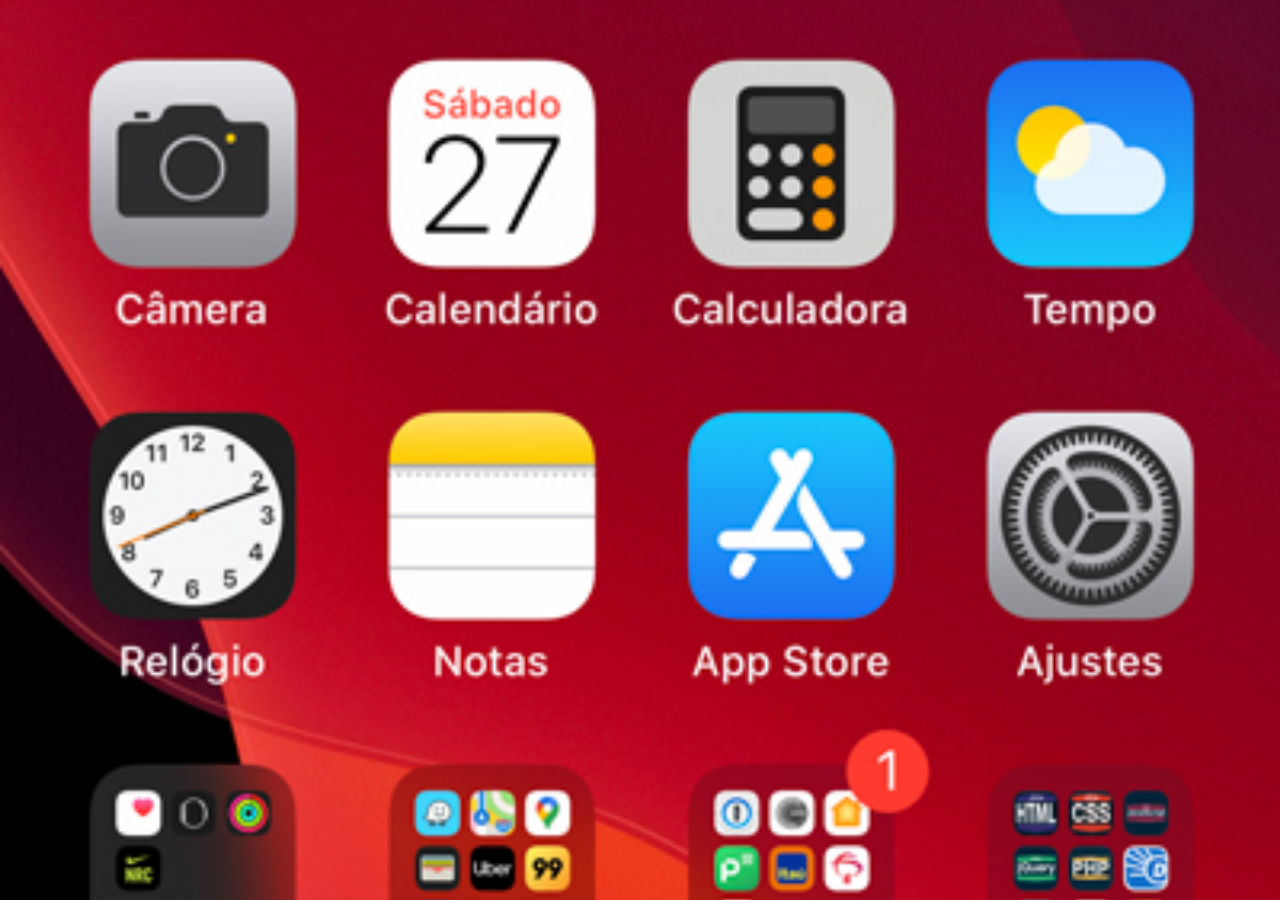
<file: home.html>
<!DOCTYPE html>
<html lang="pt-br">
<head>
    <meta charset="UTF-8">
    <meta http-equiv="X-UA-Compatible" content="IE=edge">
    <meta name="viewport" content="width=device-width, initial-scale=1.0">
    <title>Home</title>
    <style>
        * {
            margin: 0;
            padding: 0;
        }

        body {
            width: 100vw;
            height: 100vh;
            background: black url('imagens/tela-home.jpg') no-repeat top center;
            background-size: cover;
        }
    </style>
</head>
<body>
    
</body>
</html>
</file>
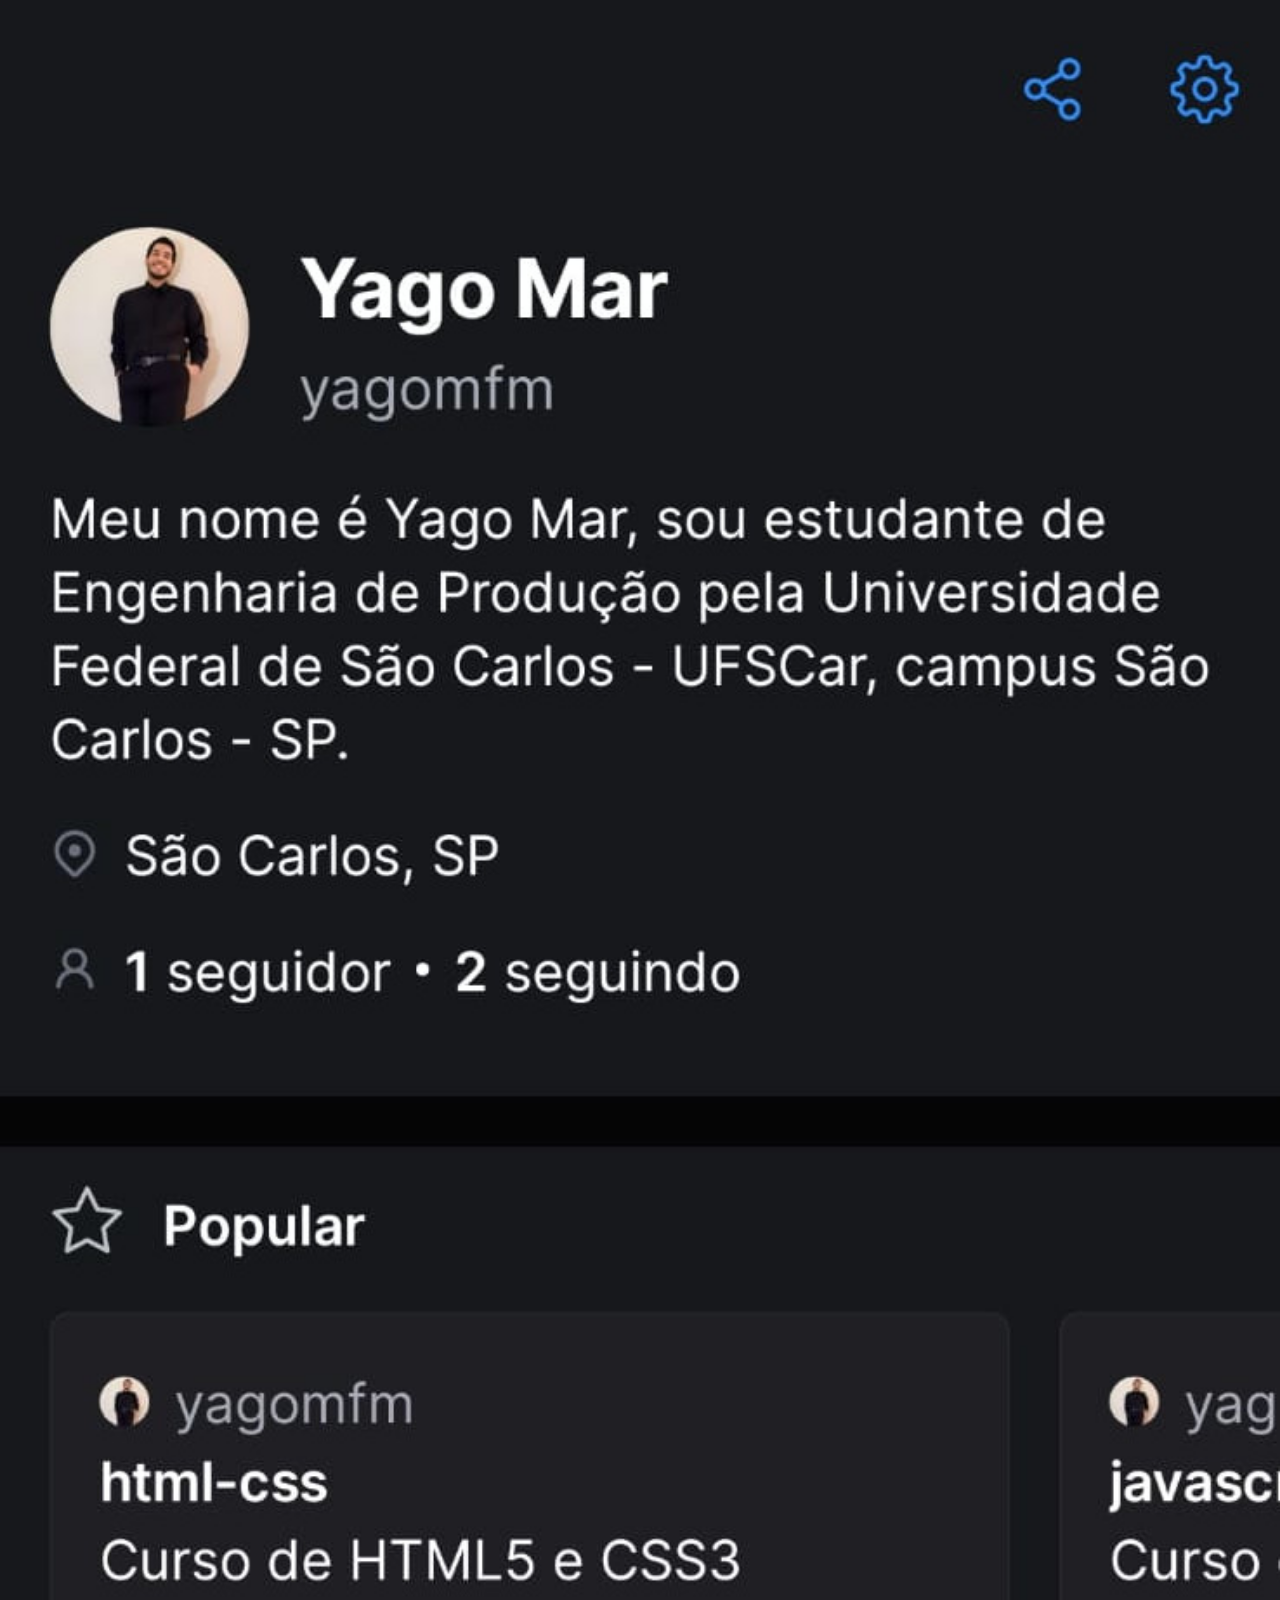
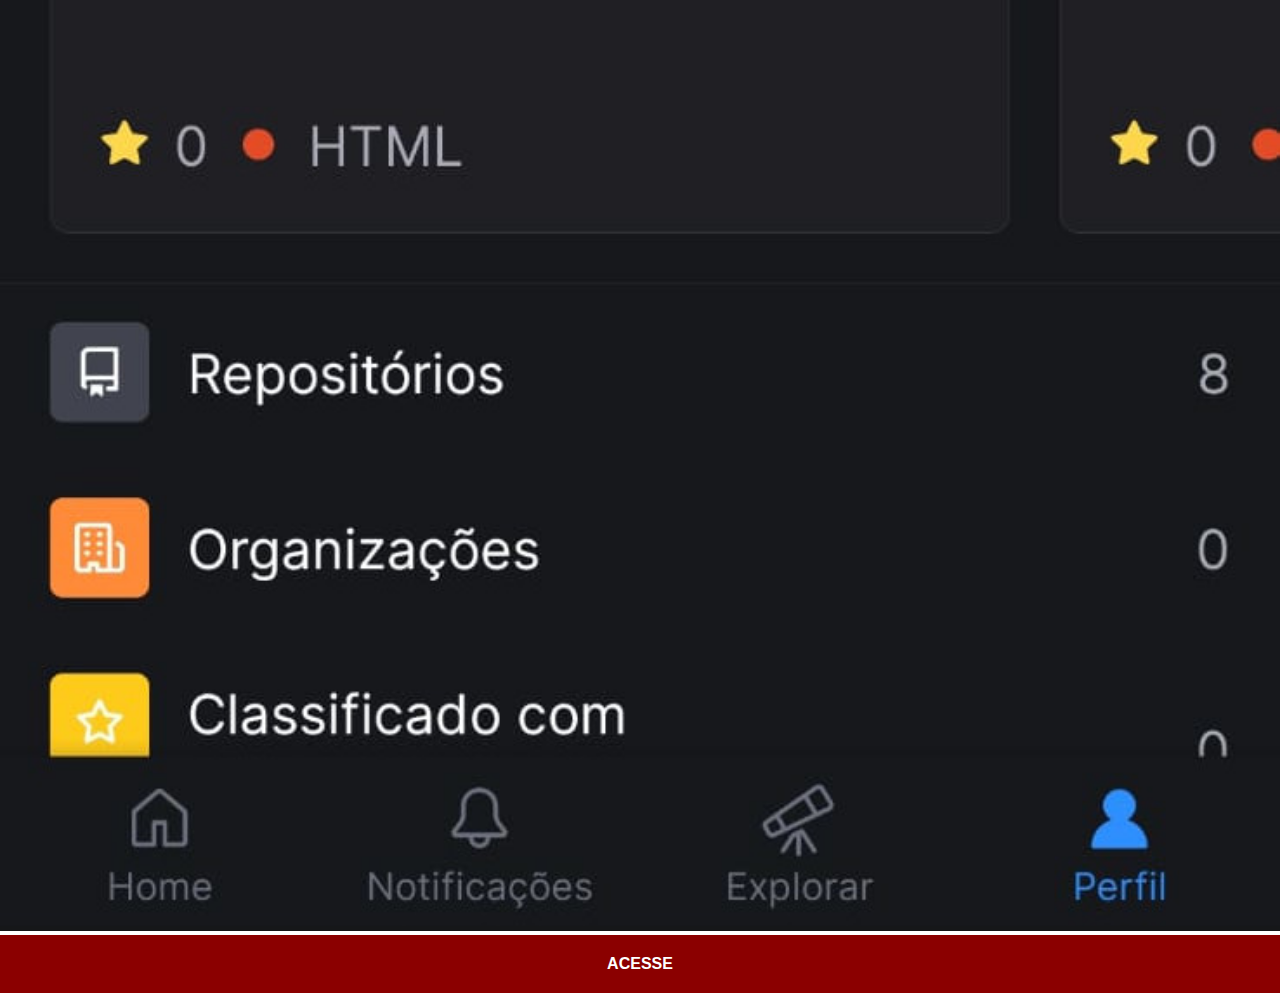
<file: paginas/github.html>
<!DOCTYPE html>
<html lang="pt-br">
<head>
    <meta charset="UTF-8">
    <meta http-equiv="X-UA-Compatible" content="IE=edge">
    <meta name="viewport" content="width=device-width, initial-scale=1.0">
    <title>GitHub</title>
    <link rel="stylesheet" href="social.css">
</head>
<body>
    <img src="../imagens/tela-github.jpg" alt="Tela GitHub">
    <a href="https://github.com/yagomfm" target="_blank" rel="external">ACESSE</a>
</body>
</html>
</file>
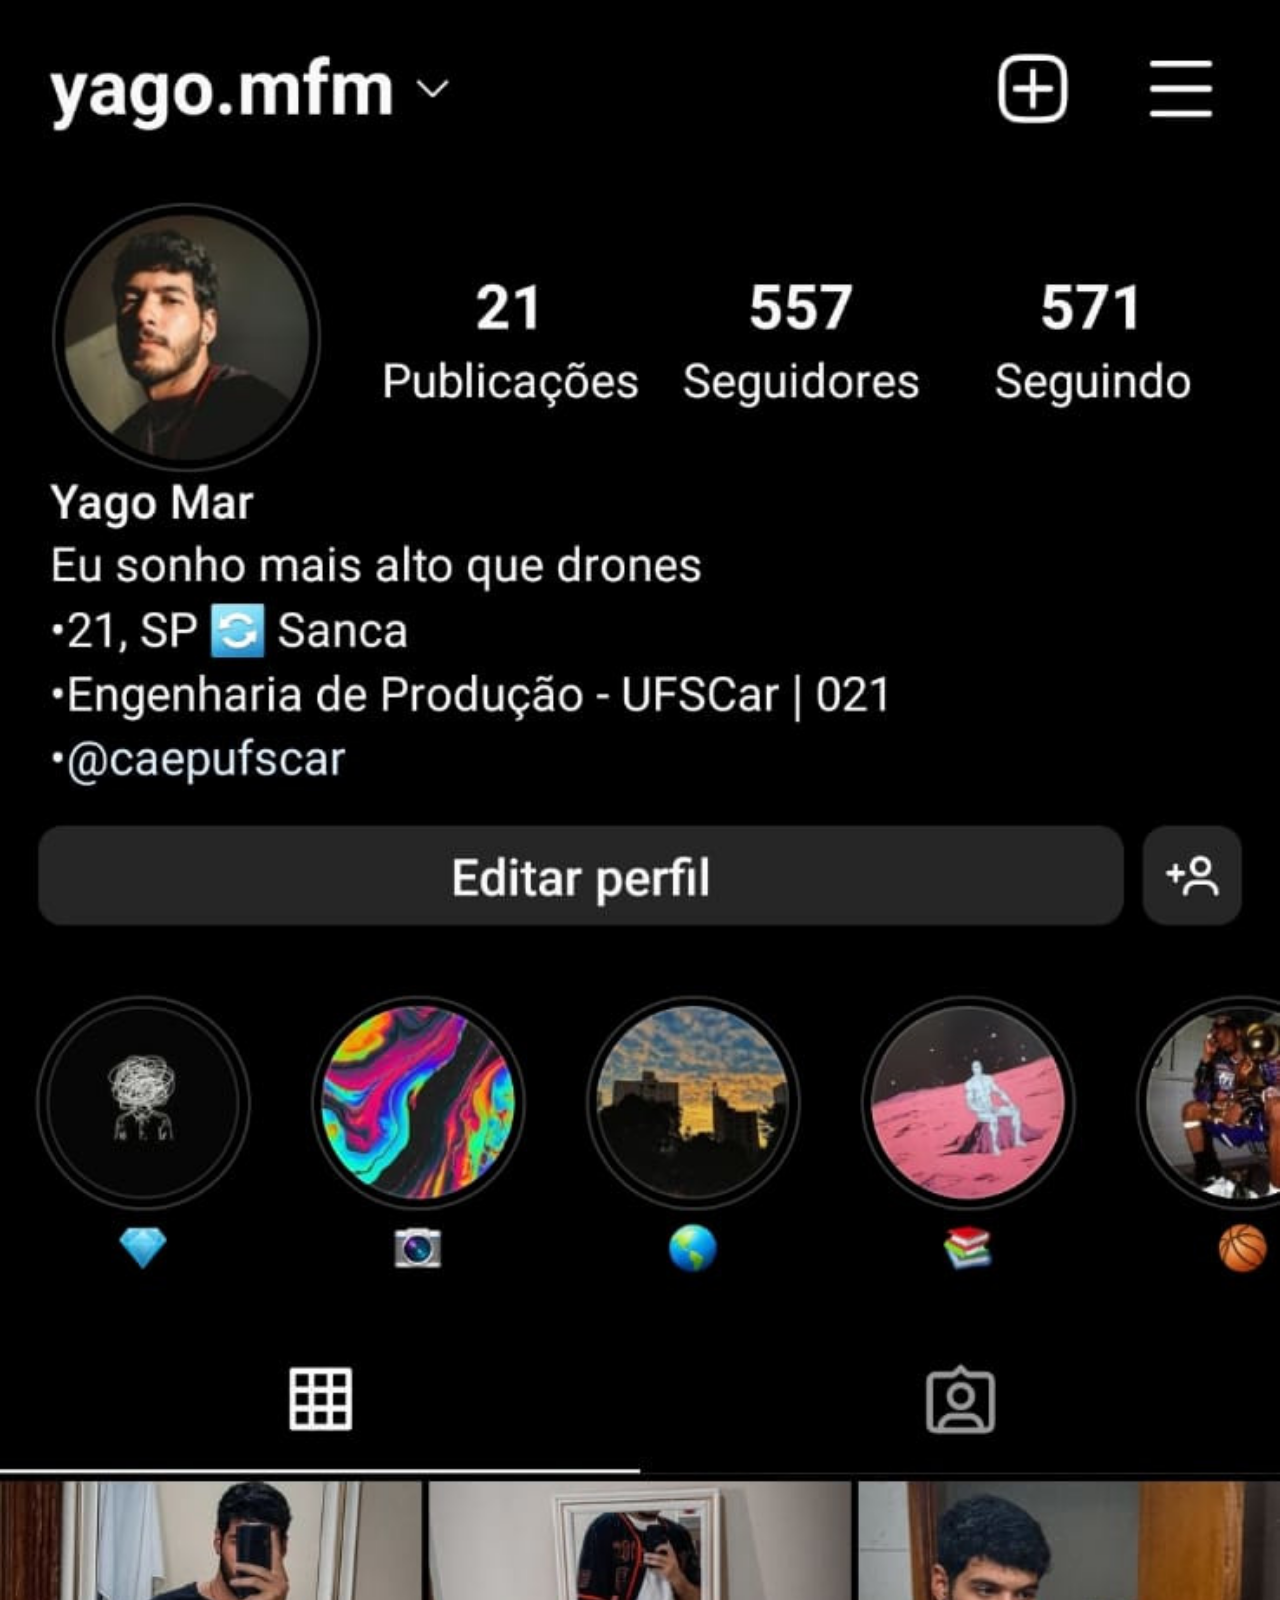
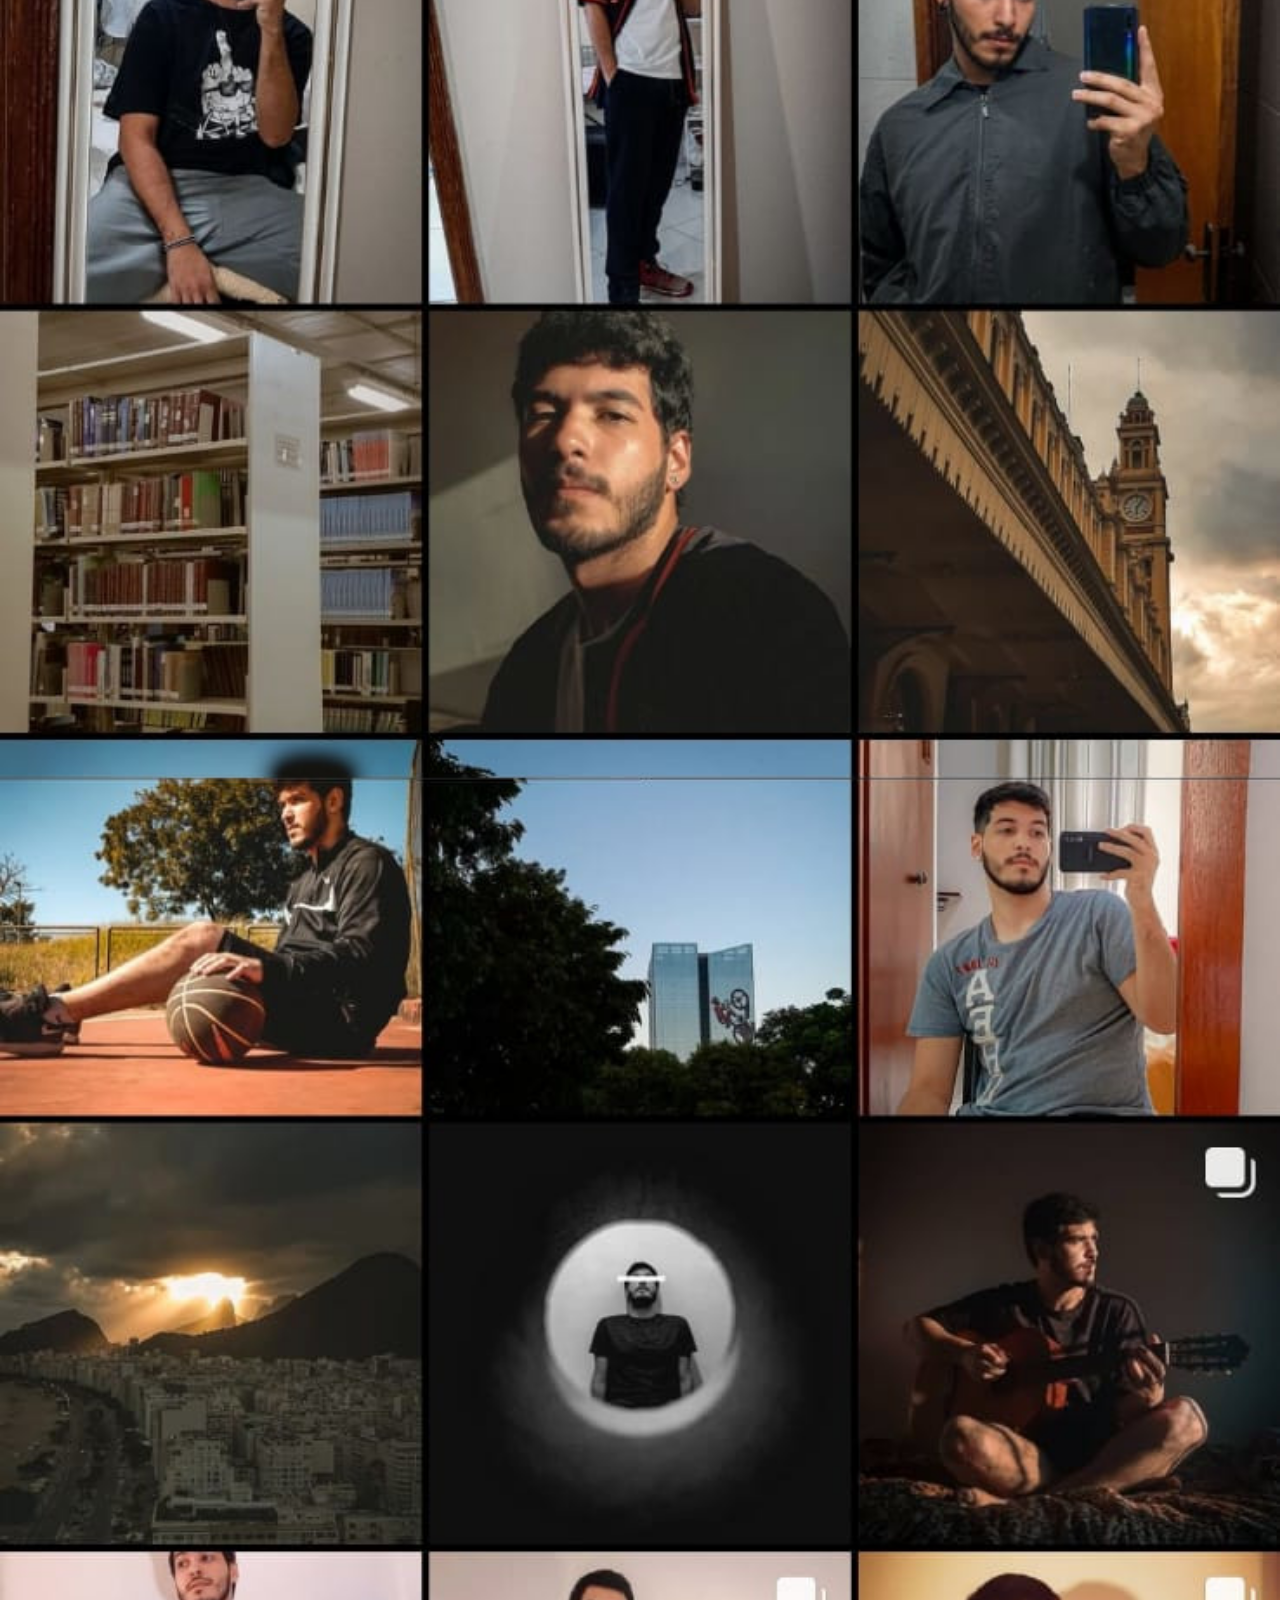
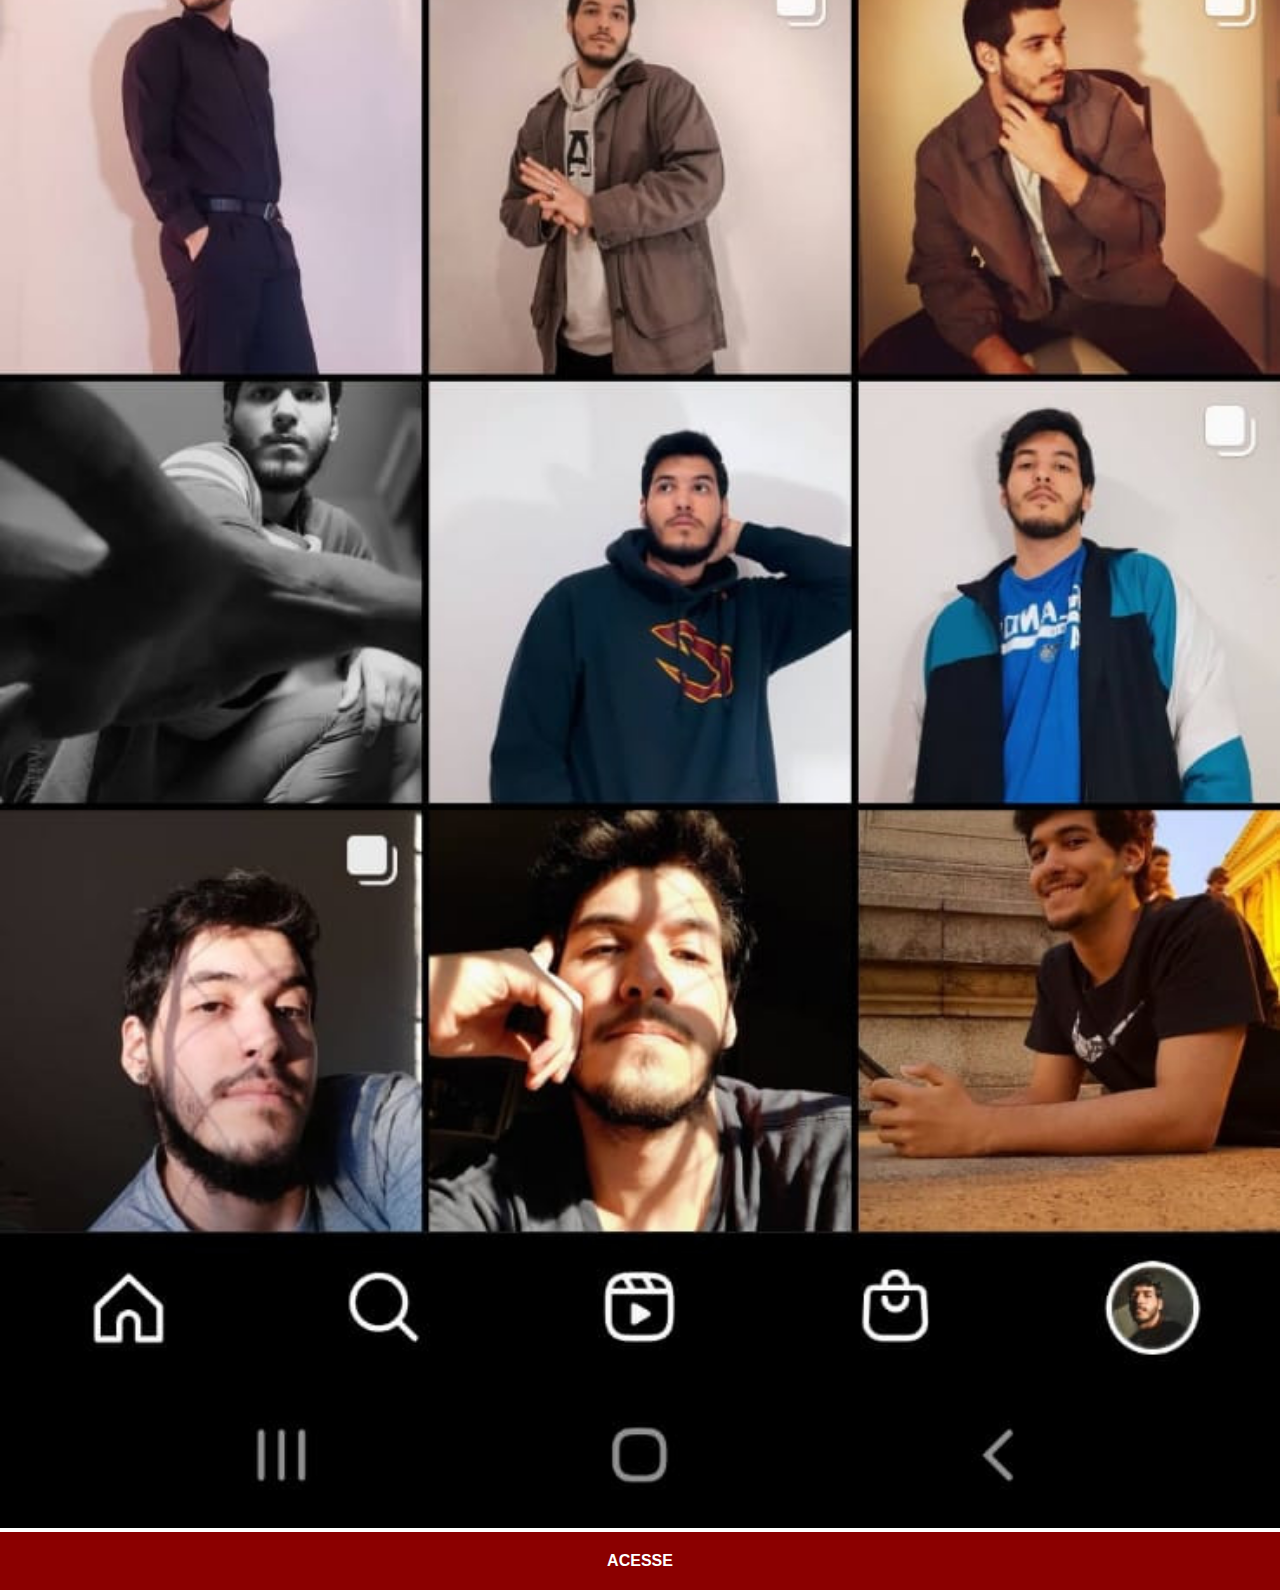
<file: paginas/instagram.html>
<!DOCTYPE html>
<html lang="pt-br">
<head>
    <meta charset="UTF-8">
    <meta http-equiv="X-UA-Compatible" content="IE=edge">
    <meta name="viewport" content="width=device-width, initial-scale=1.0">
    <title>Instagram</title>
    <link rel="stylesheet" href="social.css">
</head>
<body>
    <img src="../imagens/tela-instagram.jpg" alt="Tela Instagram">
    <a href="https://www.instagram.com/yago.mfm/" target="_blank" rel="external">ACESSE</a>
</body>
</html>
</file>
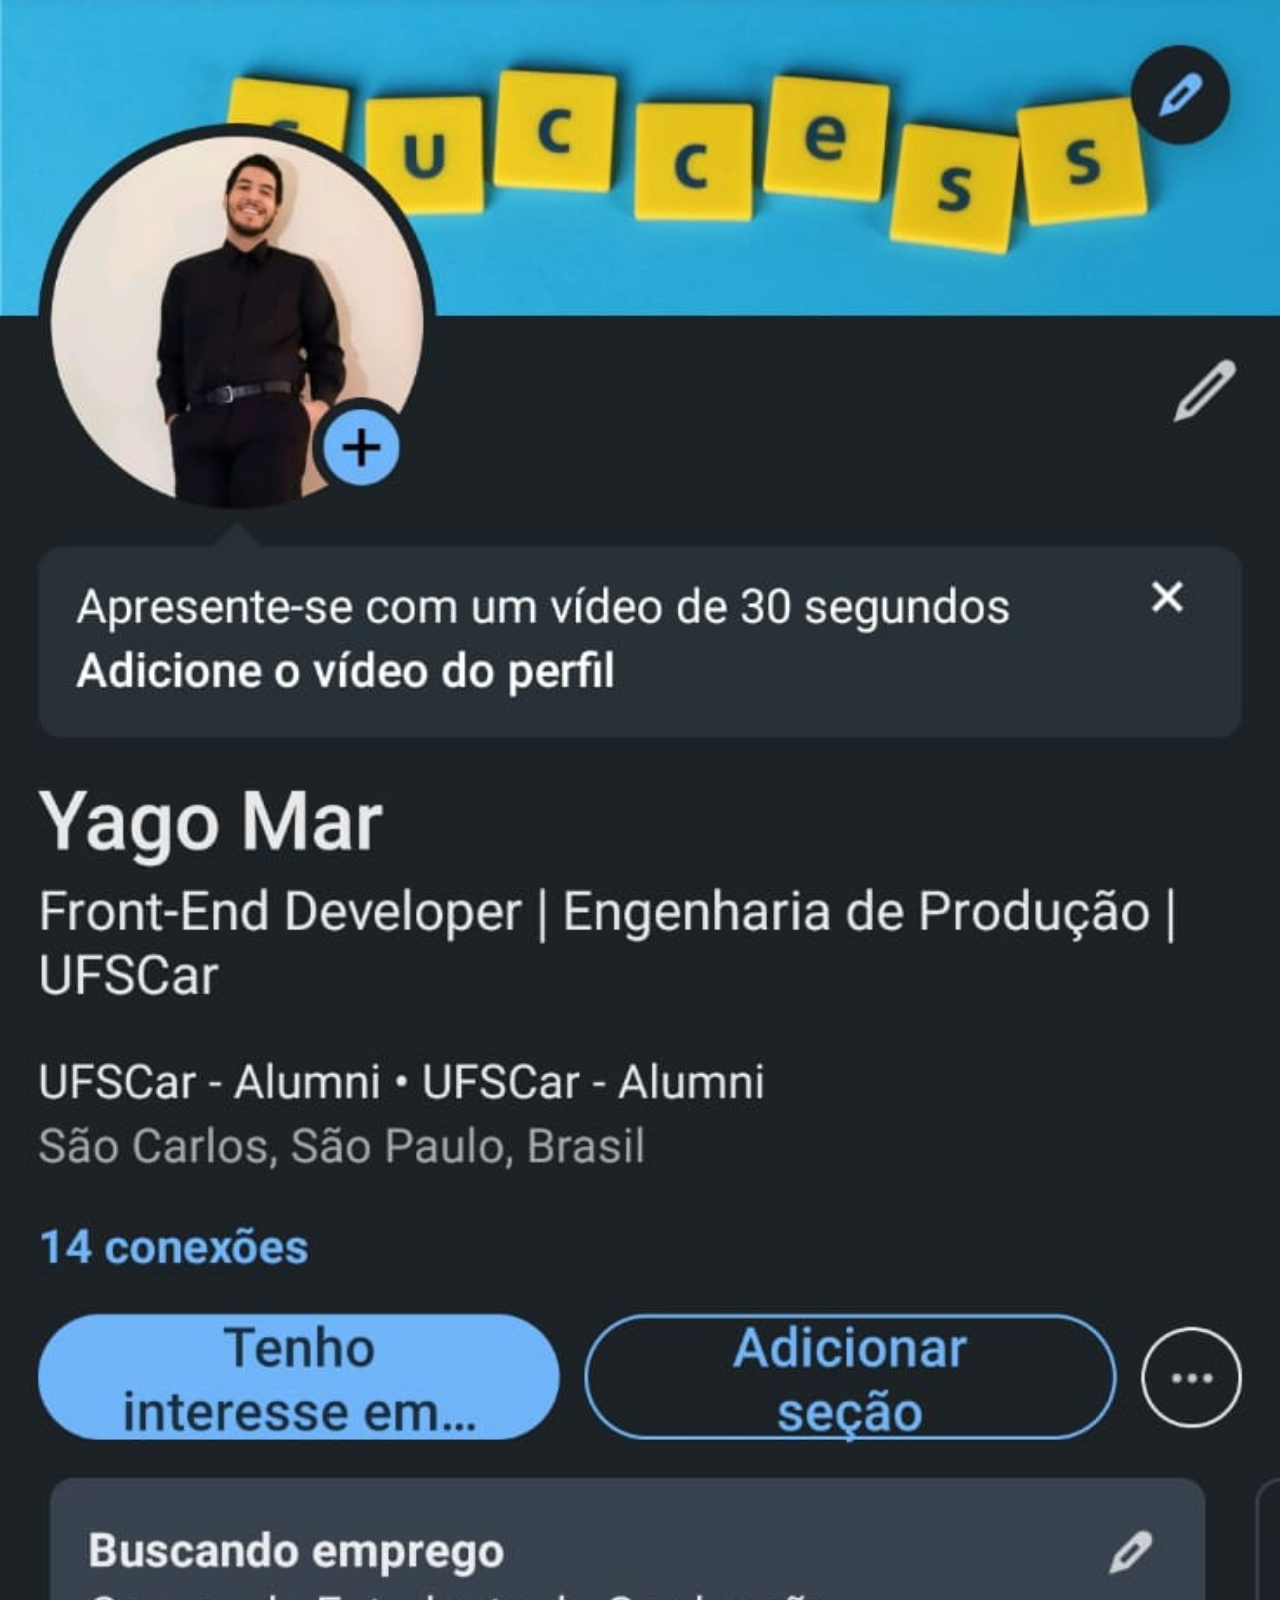
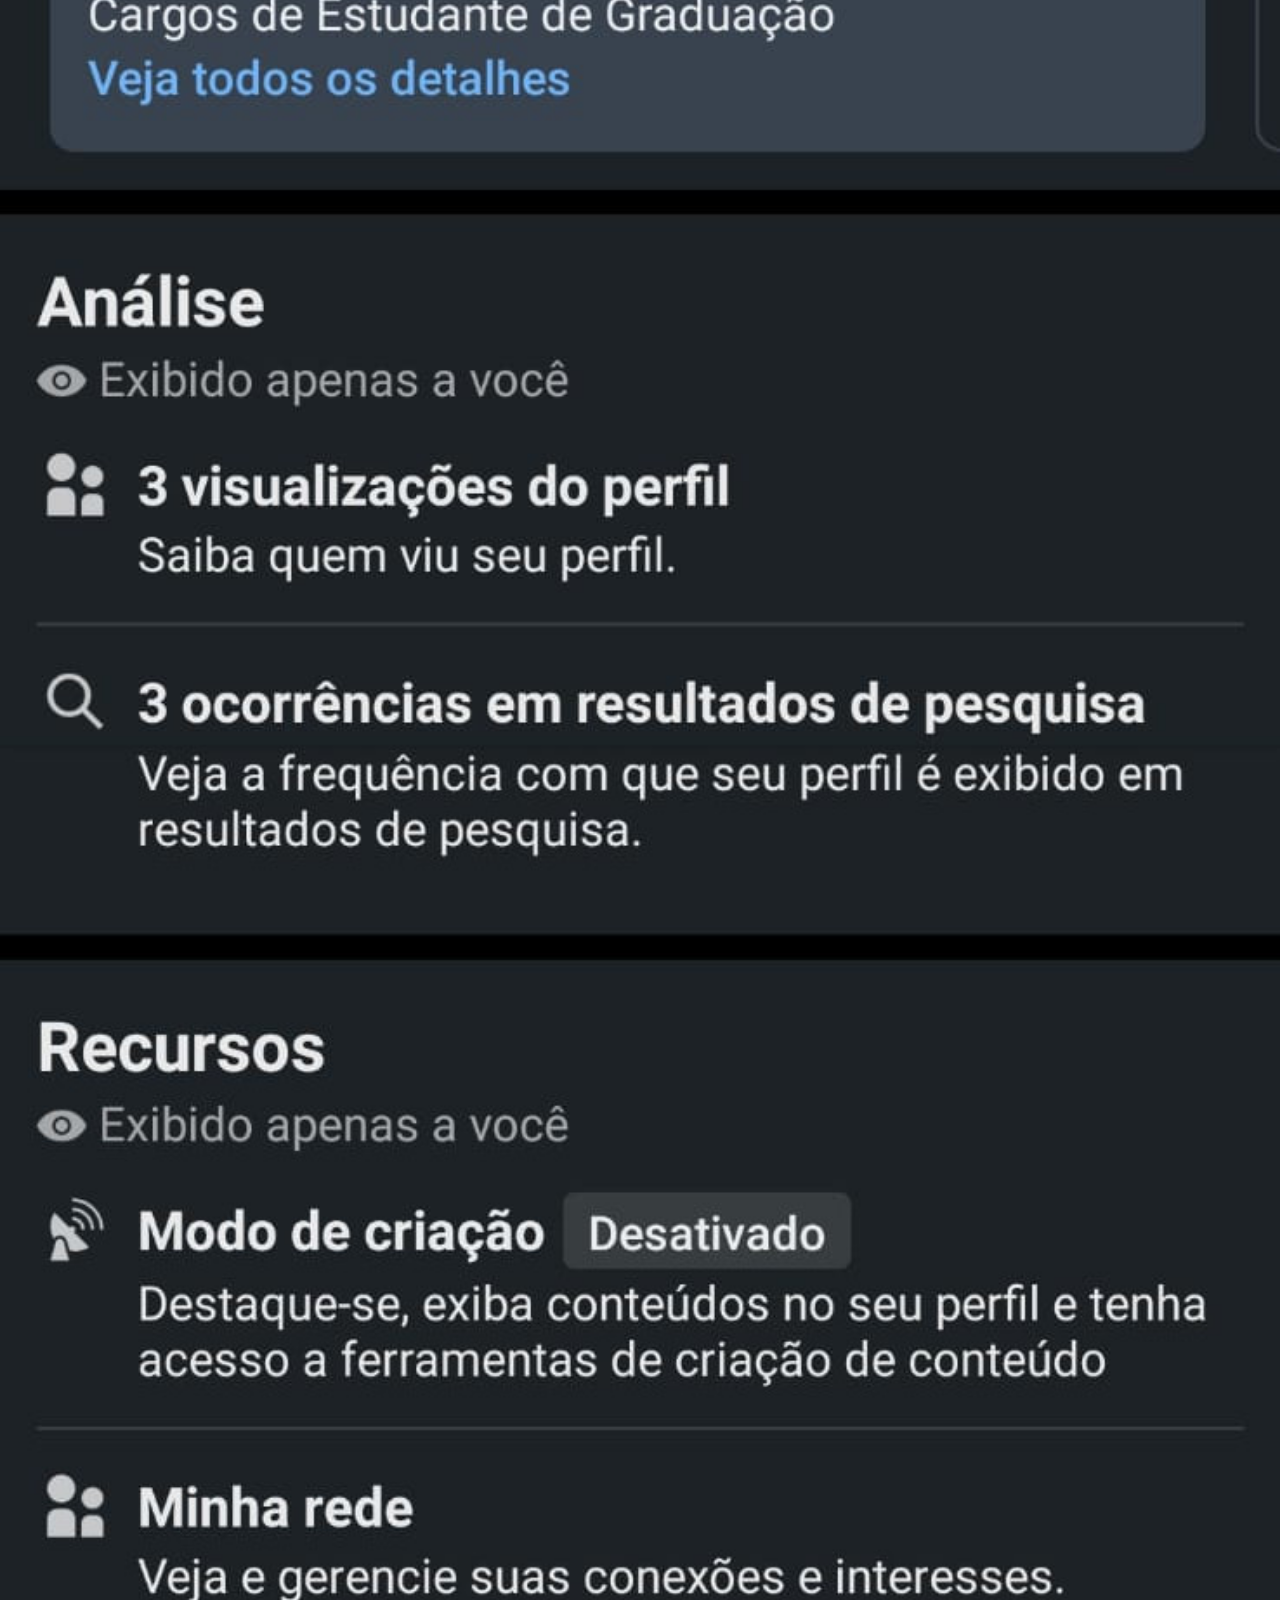
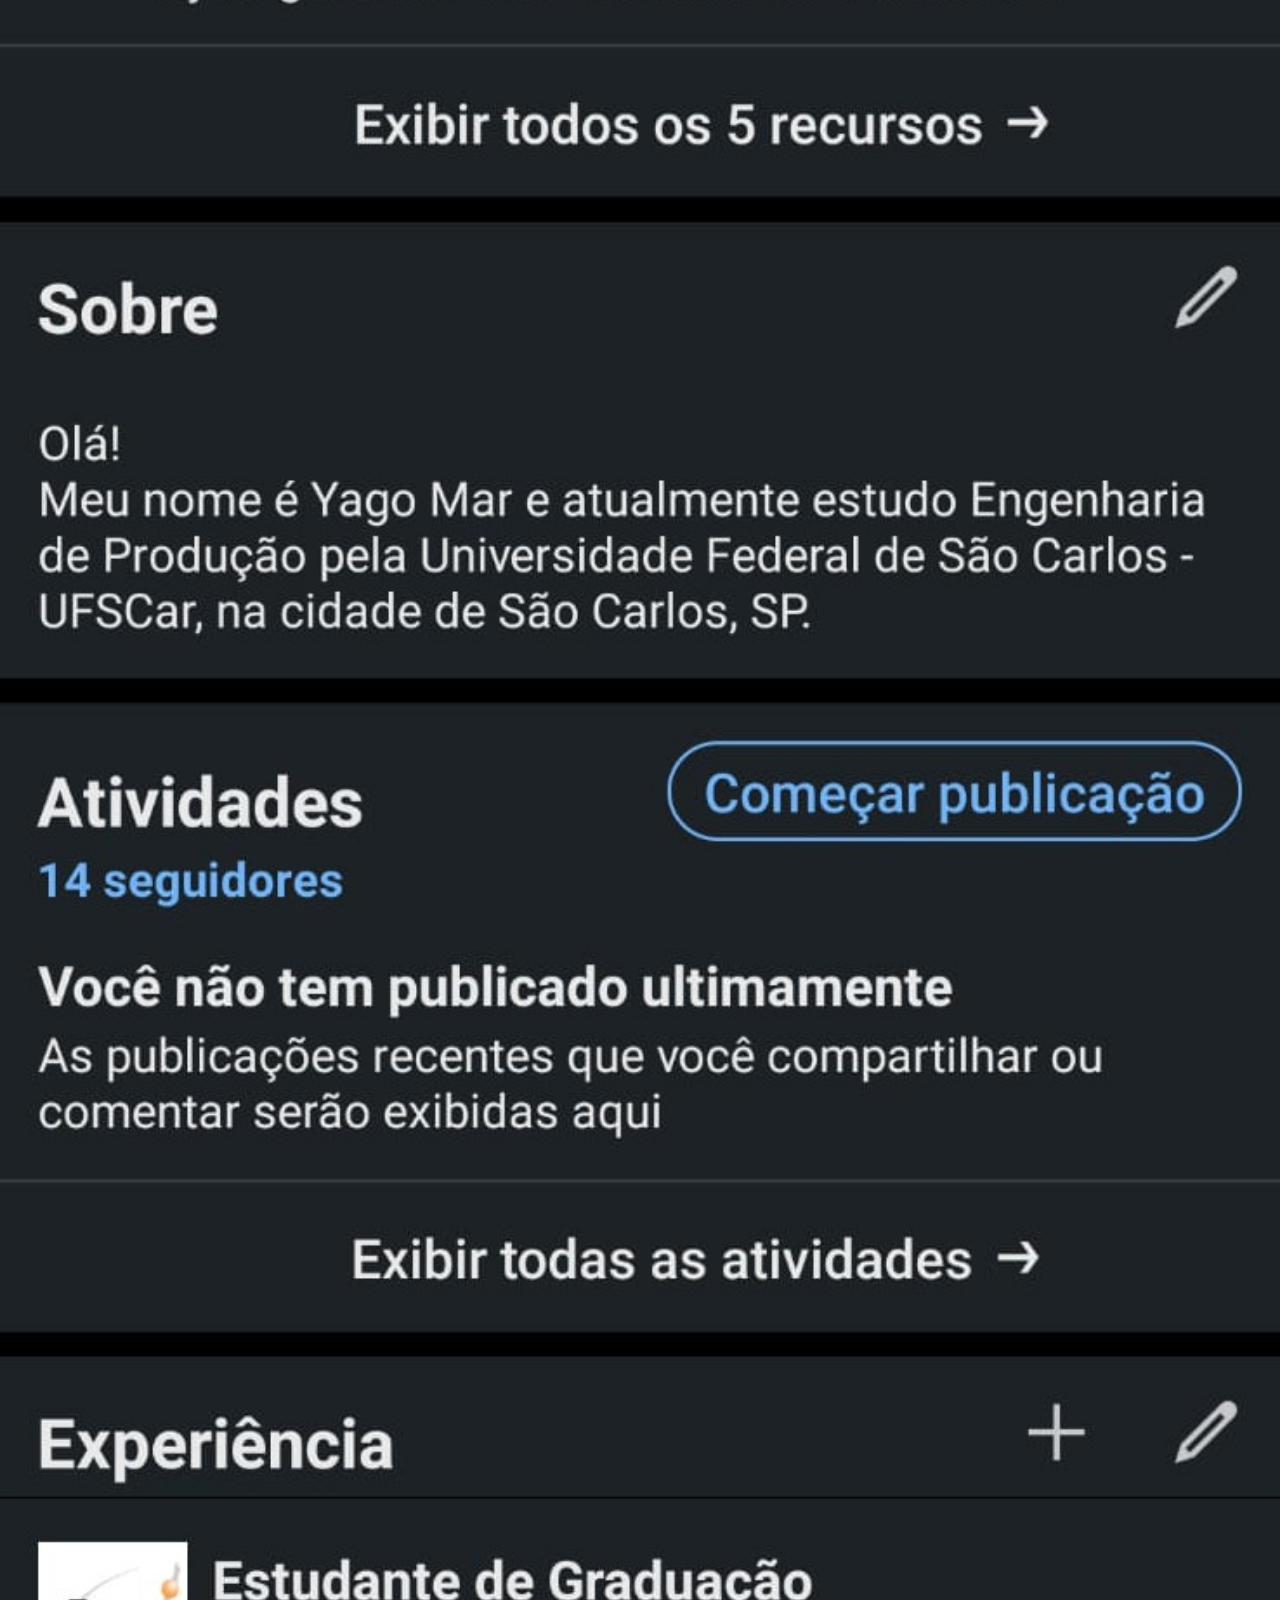
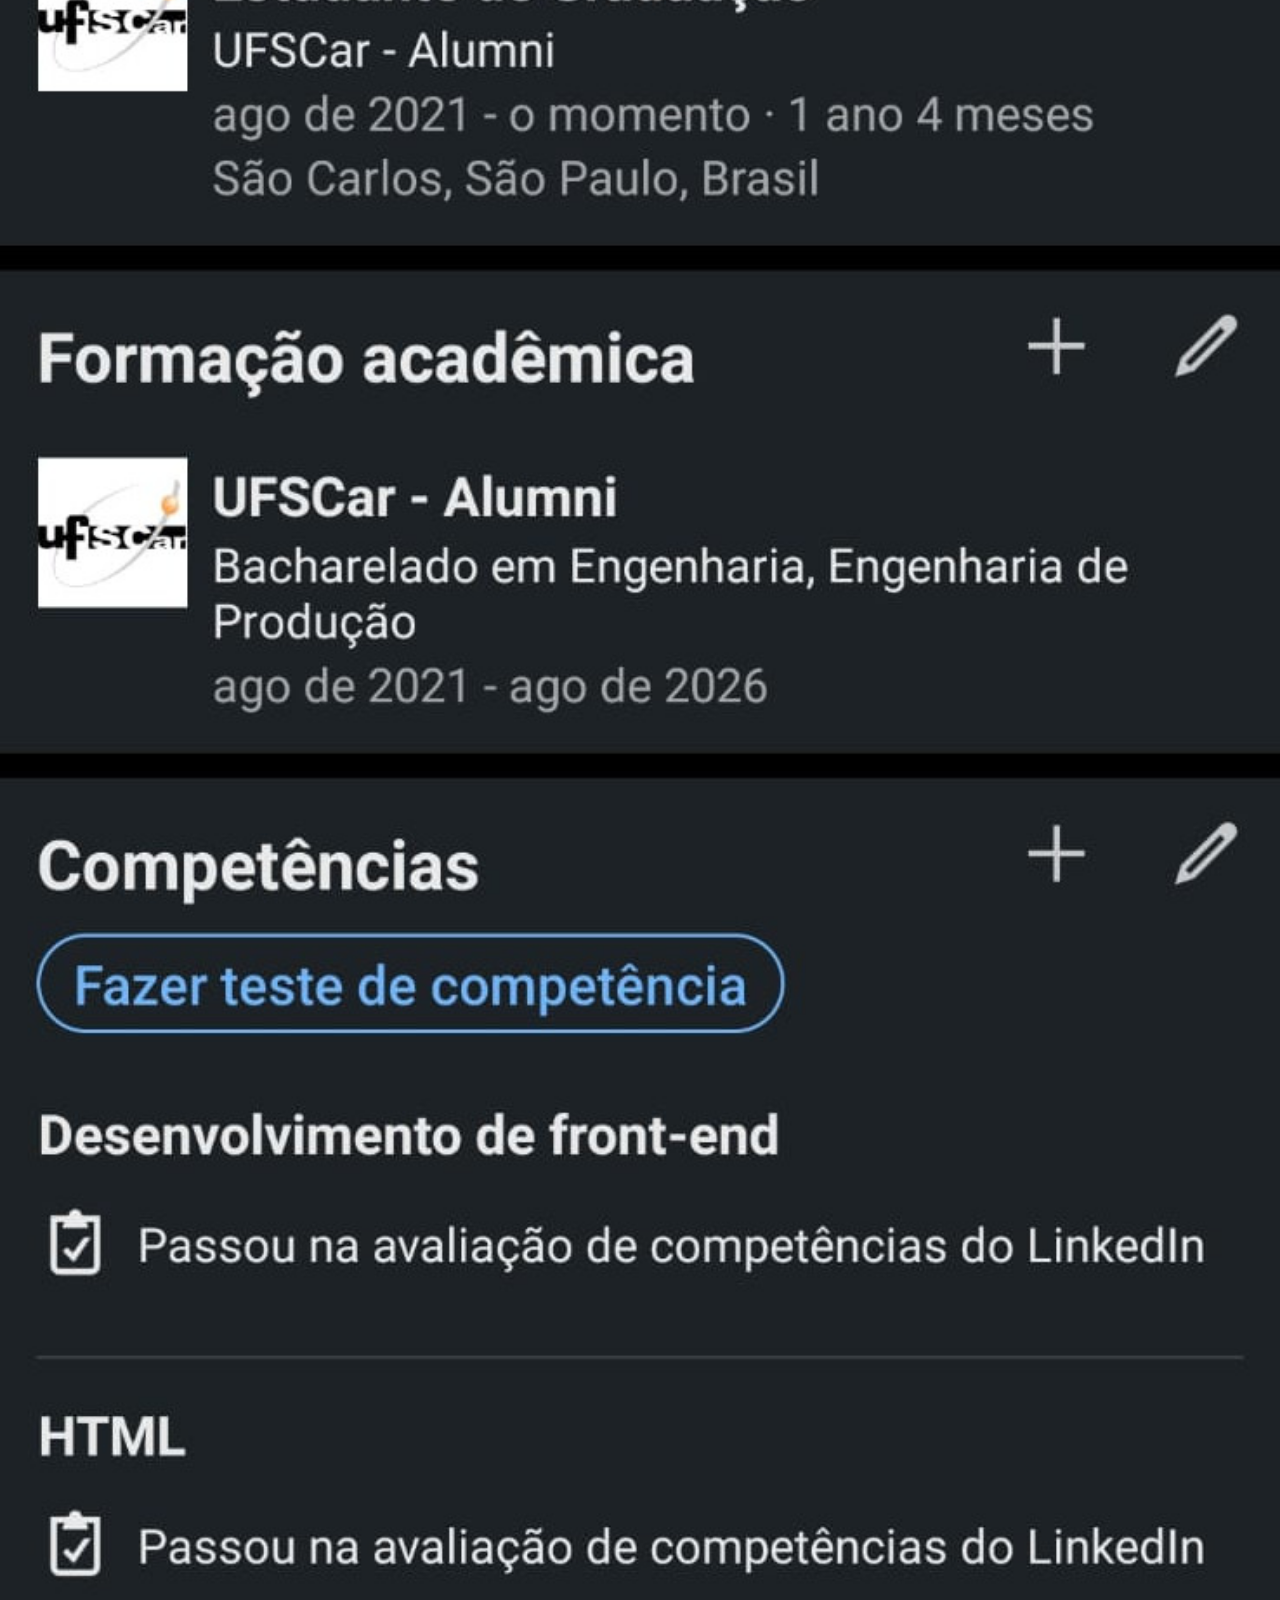
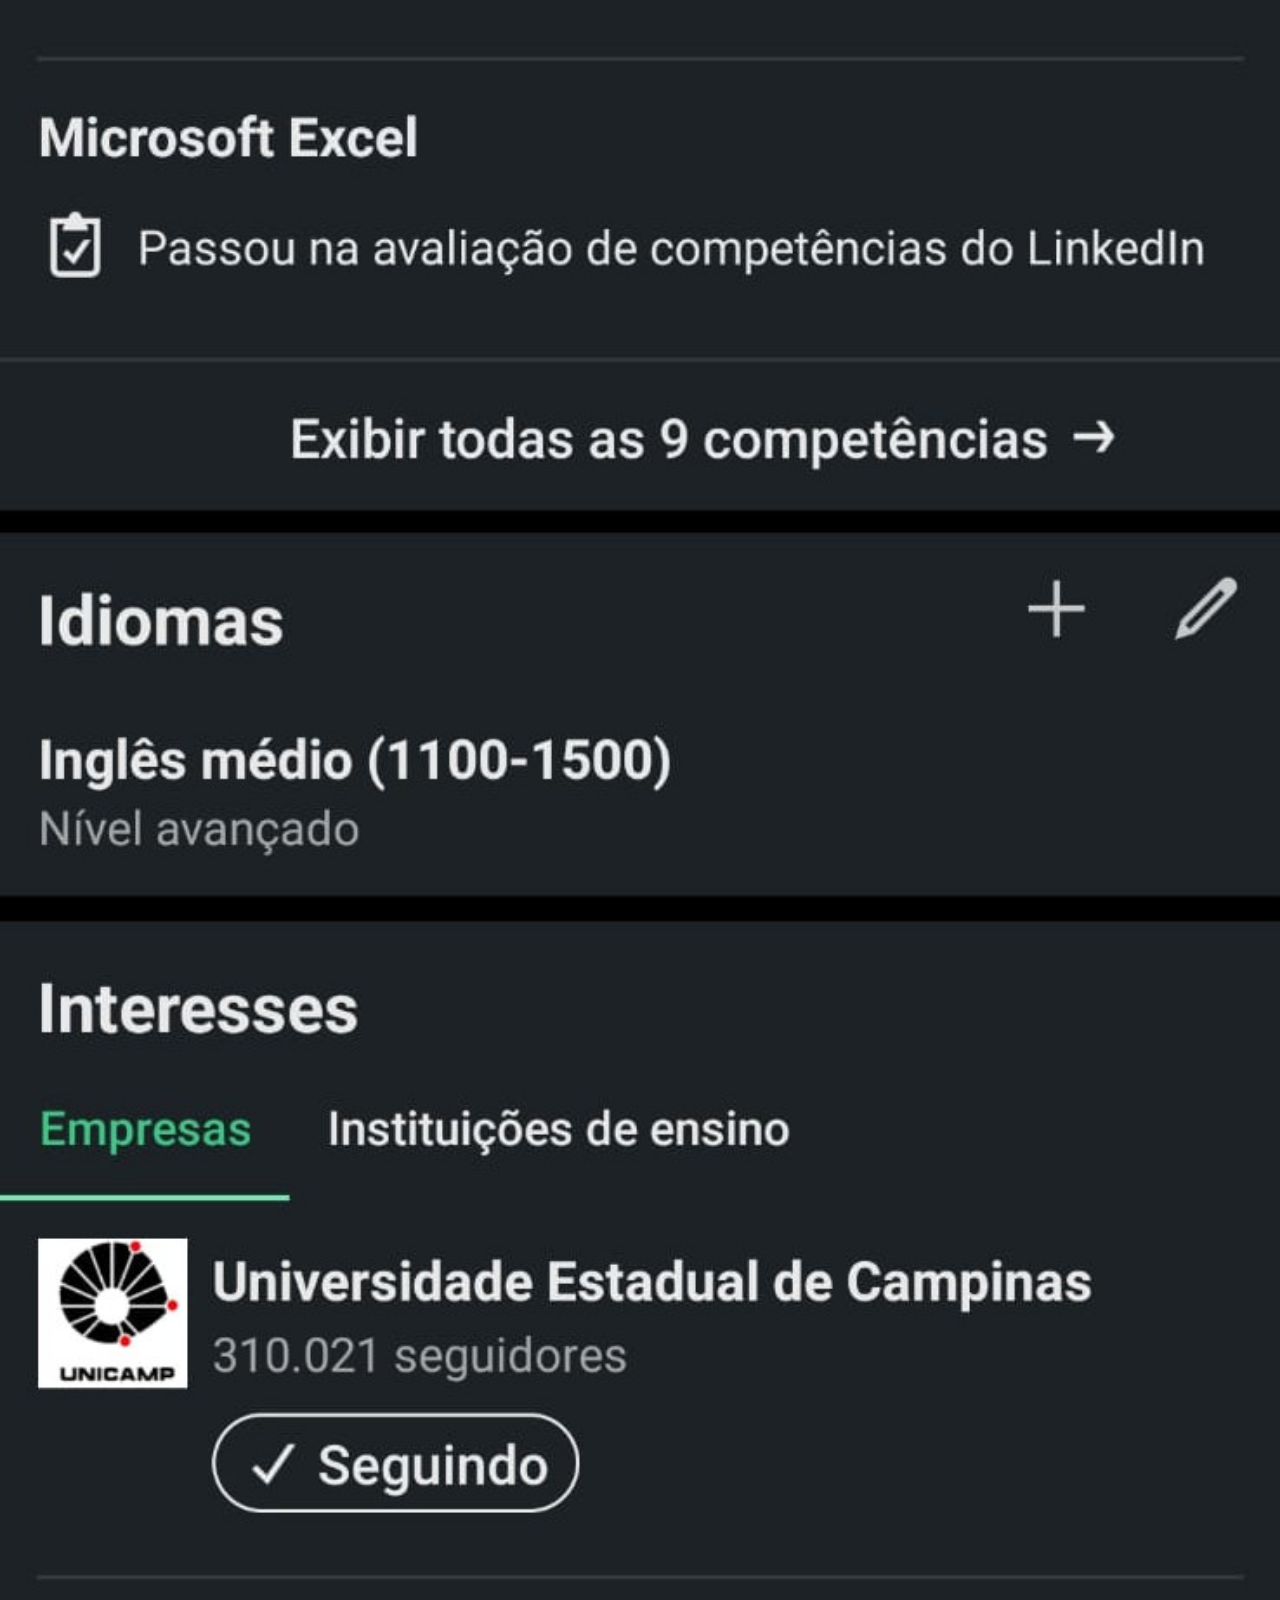
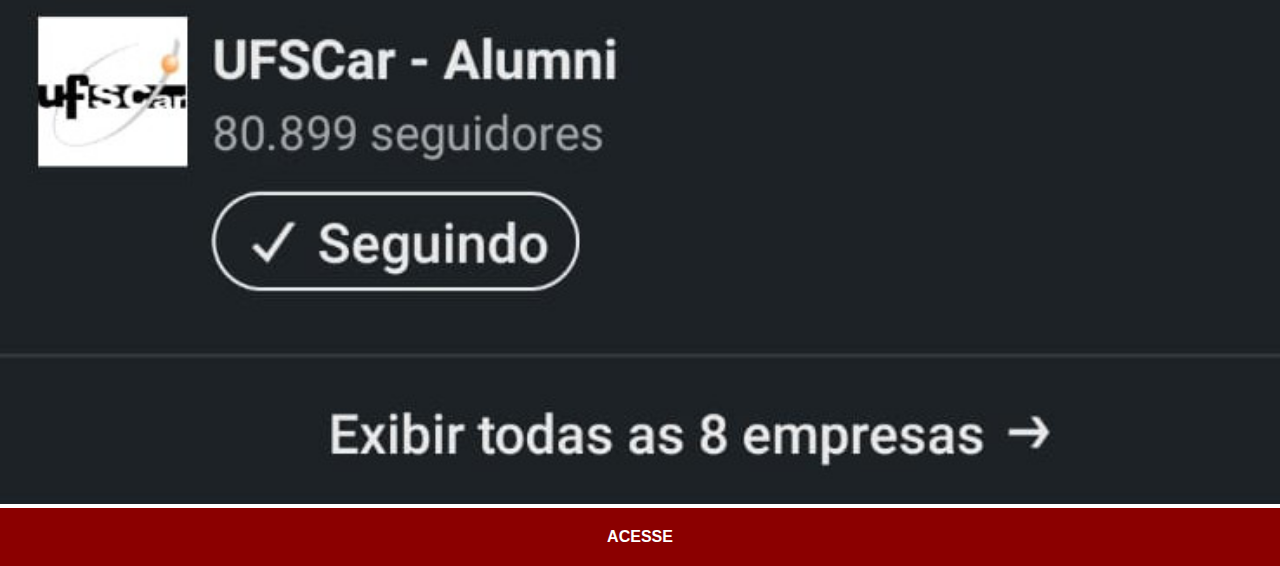
<file: paginas/linkedin.html>
<!DOCTYPE html>
<html lang="pt-br">
<head>
    <meta charset="UTF-8">
    <meta http-equiv="X-UA-Compatible" content="IE=edge">
    <meta name="viewport" content="width=device-width, initial-scale=1.0">
    <title>Linkedin</title>
    <link rel="stylesheet" href="social.css">
</head>
<body>
    <img src="../imagens/tela-linkedin.jpg" alt="Tela Linkedin">
    <a href="https://www.linkedin.com/in/yago-mar-033497177/" target="_blank" rel="external">ACESSE</a>
</body>
</html>
</file>
<file: paginas/social.css>
@charset "UTF-8";

* {
    margin: 0;
    padding: 0;
    font-family: Arial, Helvetica, sans-serif;
}

::-webkit-scrollbar {
    width: 0;
    height: 0;
}

img {
    width: 100vw;

}
a {
    display: block;
    background: darkred;
    padding: 20px;
    text-align: center;
    font-weight: bolder;
    text-decoration: none;
    color: white;
}

a:hover {
    background: red;
}
</file>
